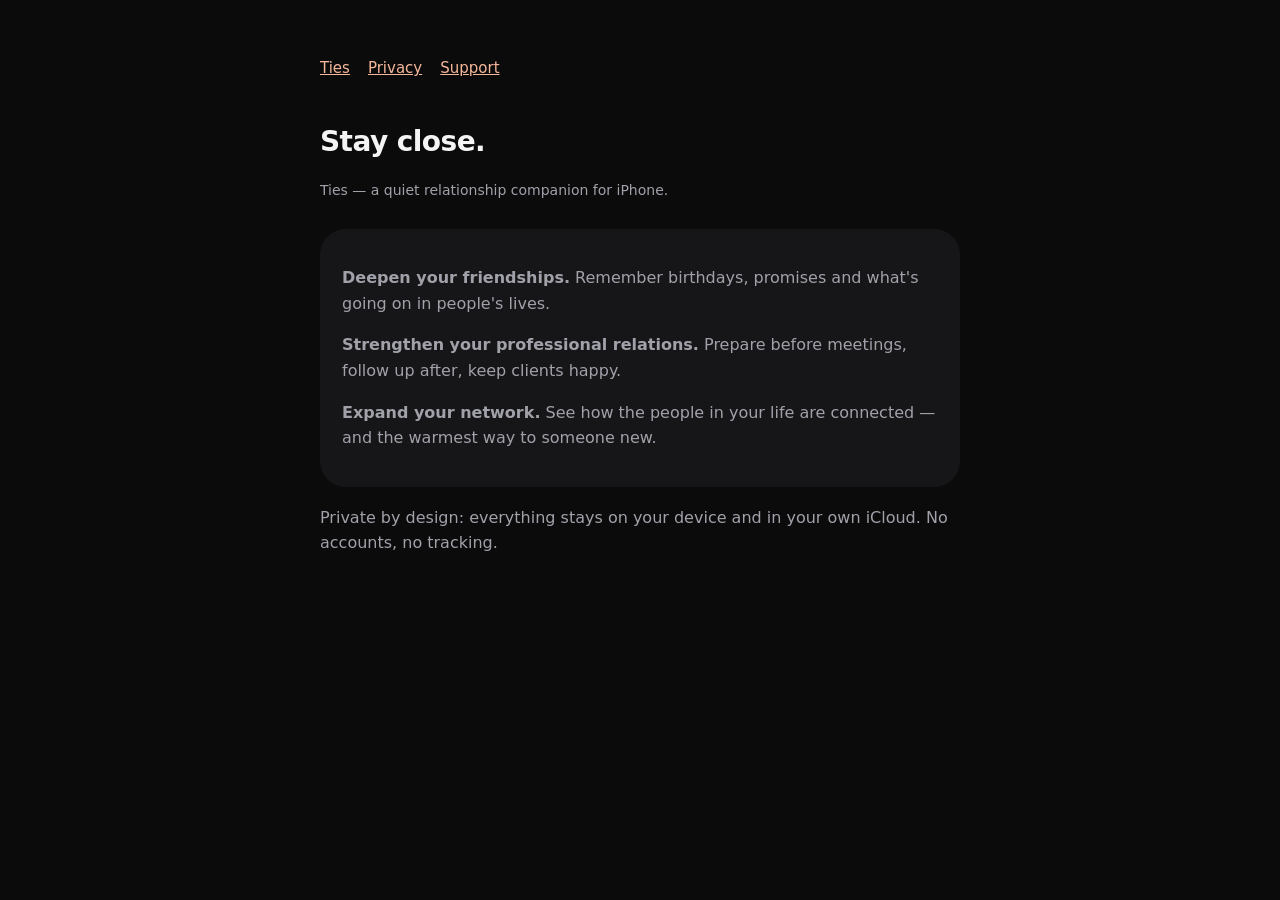
<file: index.html>
<!doctype html><html lang="en"><head><meta charset="utf-8"><meta name="viewport" content="width=device-width,initial-scale=1"><title>Ties – Stay close</title><link rel="stylesheet" href="style.css"></head><body><main><nav><a href="./">Ties</a><a href="privacy.html">Privacy</a><a href="support.html">Support</a></nav>
<h1>Stay close.</h1><p class="meta">Ties — a quiet relationship companion for iPhone.</p>
<div class="card"><p><strong>Deepen your friendships.</strong> Remember birthdays, promises and what's going on in people's lives.</p>
<p><strong>Strengthen your professional relations.</strong> Prepare before meetings, follow up after, keep clients happy.</p>
<p><strong>Expand your network.</strong> See how the people in your life are connected — and the warmest way to someone new.</p></div>
<p>Private by design: everything stays on your device and in your own iCloud. No accounts, no tracking.</p>
</main></body></html>
</file>
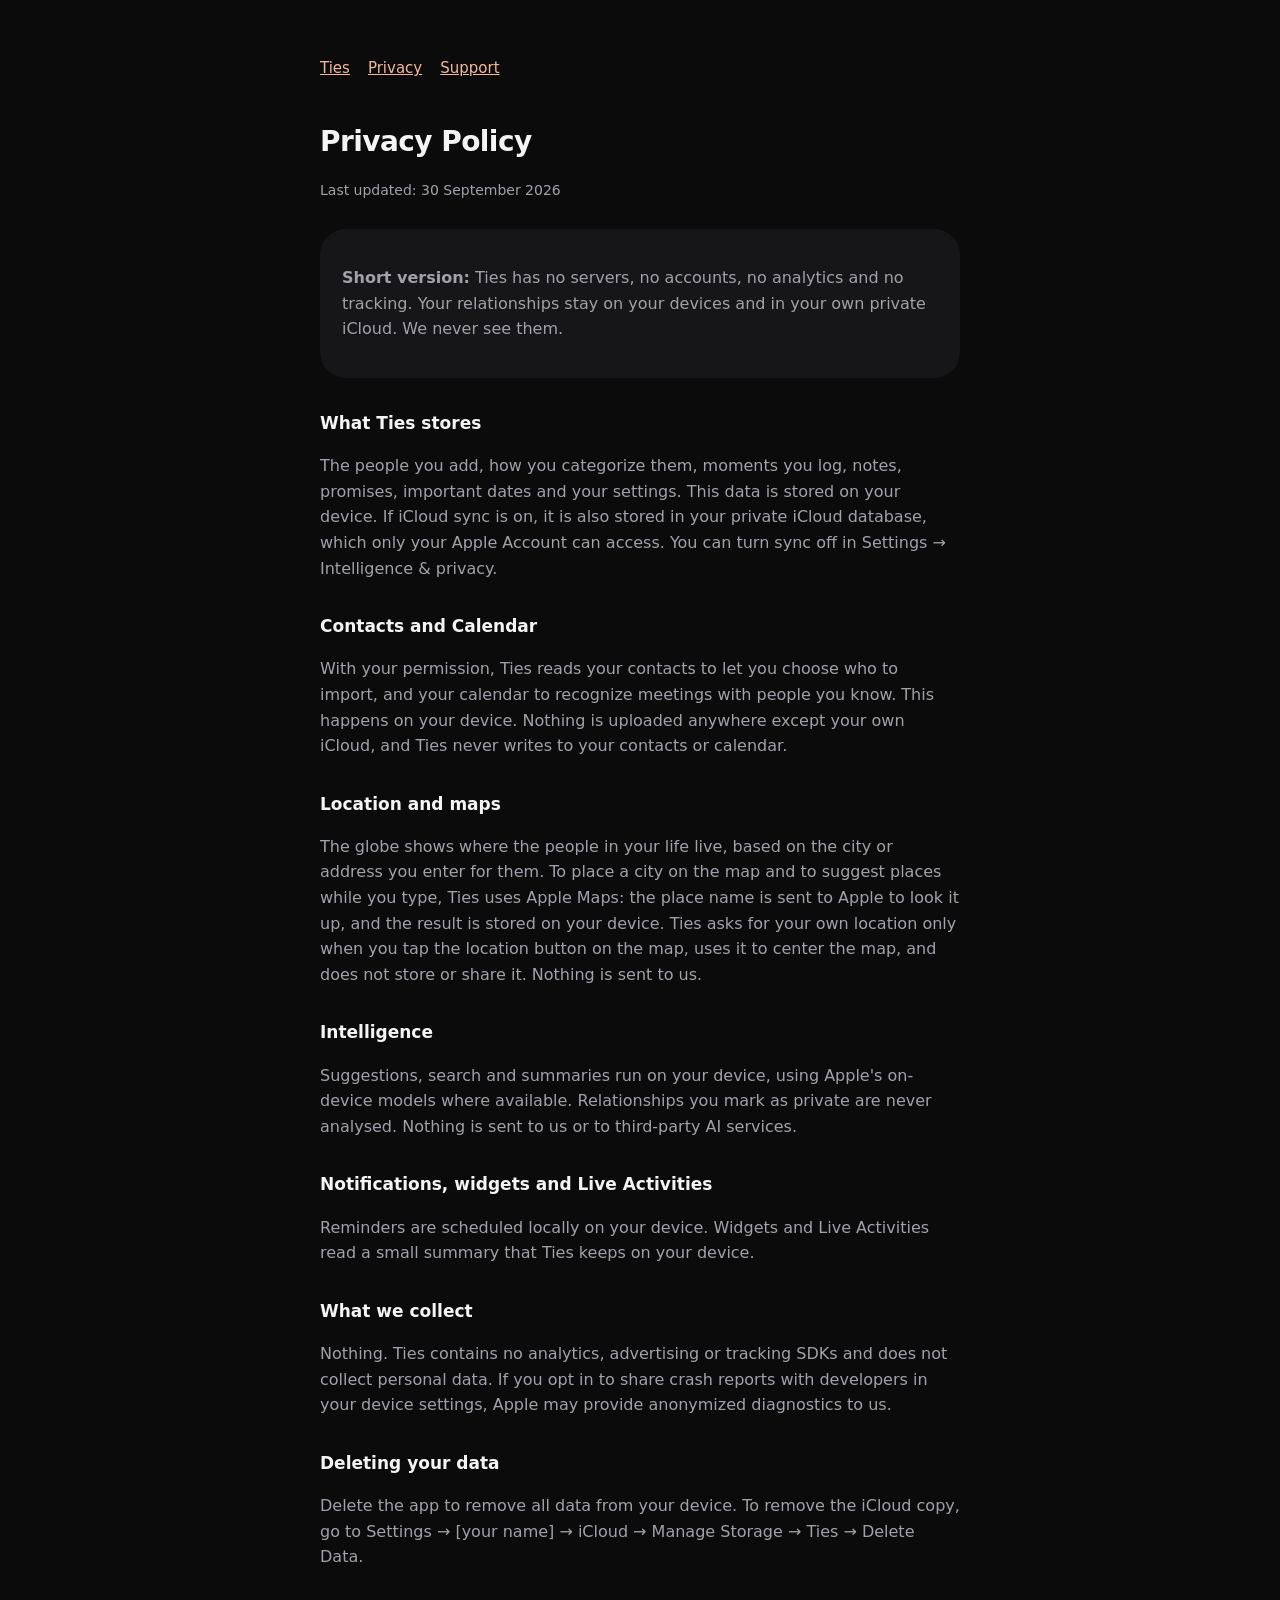
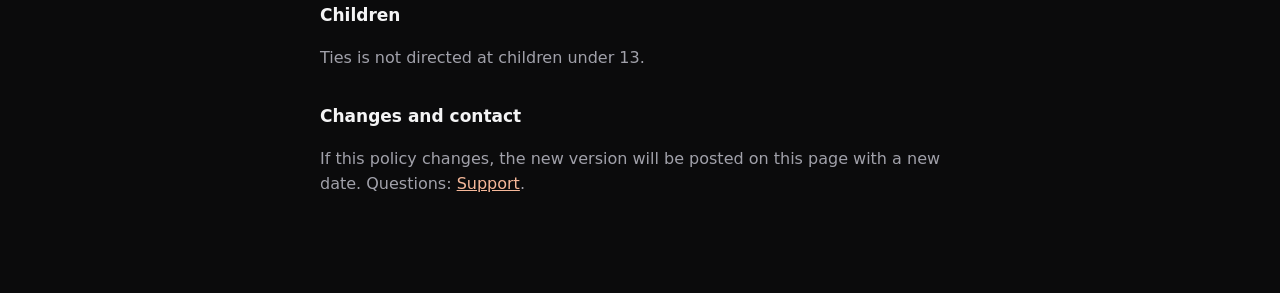
<file: privacy.html>
<!doctype html><html lang="en"><head><meta charset="utf-8"><meta name="viewport" content="width=device-width,initial-scale=1"><title>Ties Privacy Policy</title><link rel="stylesheet" href="style.css"></head><body><main><nav><a href="./">Ties</a><a href="privacy.html">Privacy</a><a href="support.html">Support</a></nav>
<h1>Privacy Policy</h1><p class="meta">Last updated: 30 September 2026</p>
<div class="card"><p><strong>Short version:</strong> Ties has no servers, no accounts, no analytics and no tracking. Your relationships stay on your devices and in your own private iCloud. We never see them.</p></div>
<h2>What Ties stores</h2><p>The people you add, how you categorize them, moments you log, notes, promises, important dates and your settings. This data is stored on your device. If iCloud sync is on, it is also stored in your private iCloud database, which only your Apple Account can access. You can turn sync off in Settings → Intelligence &amp; privacy.</p>
<h2>Contacts and Calendar</h2><p>With your permission, Ties reads your contacts to let you choose who to import, and your calendar to recognize meetings with people you know. This happens on your device. Nothing is uploaded anywhere except your own iCloud, and Ties never writes to your contacts or calendar.</p>
<h2>Location and maps</h2><p>The globe shows where the people in your life live, based on the city or address you enter for them. To place a city on the map and to suggest places while you type, Ties uses Apple Maps: the place name is sent to Apple to look it up, and the result is stored on your device. Ties asks for your own location only when you tap the location button on the map, uses it to center the map, and does not store or share it. Nothing is sent to us.</p>
<h2>Intelligence</h2><p>Suggestions, search and summaries run on your device, using Apple's on-device models where available. Relationships you mark as private are never analysed. Nothing is sent to us or to third-party AI services.</p>
<h2>Notifications, widgets and Live Activities</h2><p>Reminders are scheduled locally on your device. Widgets and Live Activities read a small summary that Ties keeps on your device.</p>
<h2>What we collect</h2><p>Nothing. Ties contains no analytics, advertising or tracking SDKs and does not collect personal data. If you opt in to share crash reports with developers in your device settings, Apple may provide anonymized diagnostics to us.</p>
<h2>Deleting your data</h2><p>Delete the app to remove all data from your device. To remove the iCloud copy, go to Settings → [your name] → iCloud → Manage Storage → Ties → Delete Data.</p>
<h2>Children</h2><p>Ties is not directed at children under 13.</p>
<h2>Changes and contact</h2><p>If this policy changes, the new version will be posted on this page with a new date. Questions: <a href="support.html">Support</a>.</p>
</main></body></html>
</file>
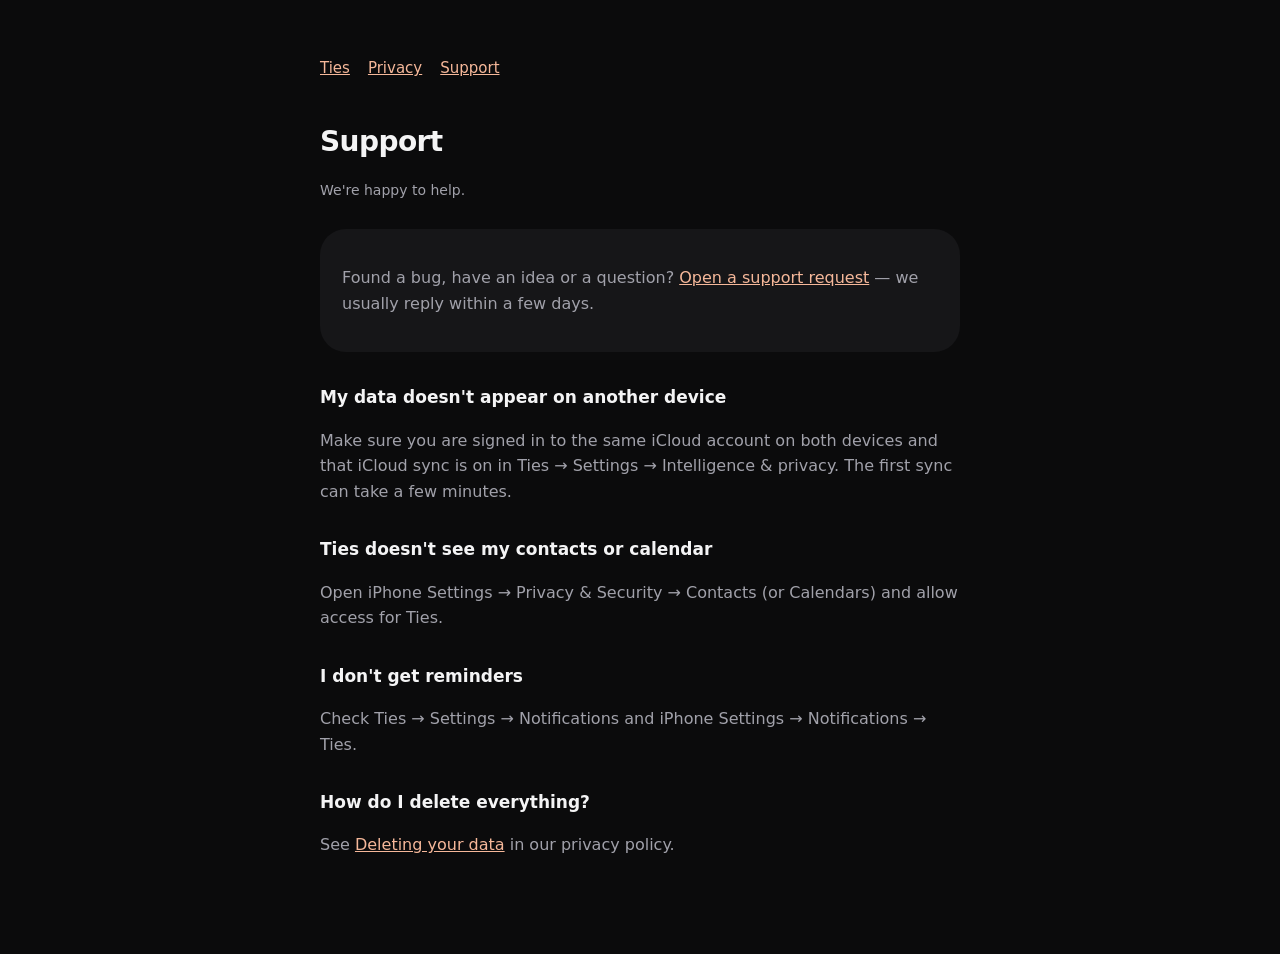
<file: support.html>
<!doctype html><html lang="en"><head><meta charset="utf-8"><meta name="viewport" content="width=device-width,initial-scale=1"><title>Ties Support</title><link rel="stylesheet" href="style.css"></head><body><main><nav><a href="./">Ties</a><a href="privacy.html">Privacy</a><a href="support.html">Support</a></nav>
<h1>Support</h1><p class="meta">We're happy to help.</p>
<div class="card"><p>Found a bug, have an idea or a question? <a href="https://github.com/EletheKing/ties-site/issues/new">Open a support request</a> — we usually reply within a few days.</p></div>
<h2>My data doesn't appear on another device</h2><p>Make sure you are signed in to the same iCloud account on both devices and that iCloud sync is on in Ties → Settings → Intelligence &amp; privacy. The first sync can take a few minutes.</p>
<h2>Ties doesn't see my contacts or calendar</h2><p>Open iPhone Settings → Privacy &amp; Security → Contacts (or Calendars) and allow access for Ties.</p>
<h2>I don't get reminders</h2><p>Check Ties → Settings → Notifications and iPhone Settings → Notifications → Ties.</p>
<h2>How do I delete everything?</h2><p>See <a href="privacy.html#">Deleting your data</a> in our privacy policy.</p>
</main></body></html>
</file>
<file: style.css>
:root{--bg:#0b0b0c;--card:#161618;--t1:#f4f4f5;--t2:#a1a1aa;--accent:#f6b89a}
*{box-sizing:border-box}body{margin:0;background:var(--bg);color:var(--t1);font:16px/1.6 -apple-system,BlinkMacSystemFont,"SF Pro Text",system-ui,sans-serif}
main{max-width:680px;margin:0 auto;padding:56px 20px 80px}h1{font-size:28px;letter-spacing:-.02em;margin:0 0 6px}
h2{font-size:17px;margin:32px 0 6px}p,li{color:var(--t2)}a{color:var(--accent)}.meta{color:var(--t2);font-size:14px;margin-bottom:28px}
.card{background:var(--card);border-radius:26px;padding:20px 22px;margin:18px 0}nav{display:flex;gap:18px;font-size:15px;margin-bottom:40px}
</file>
